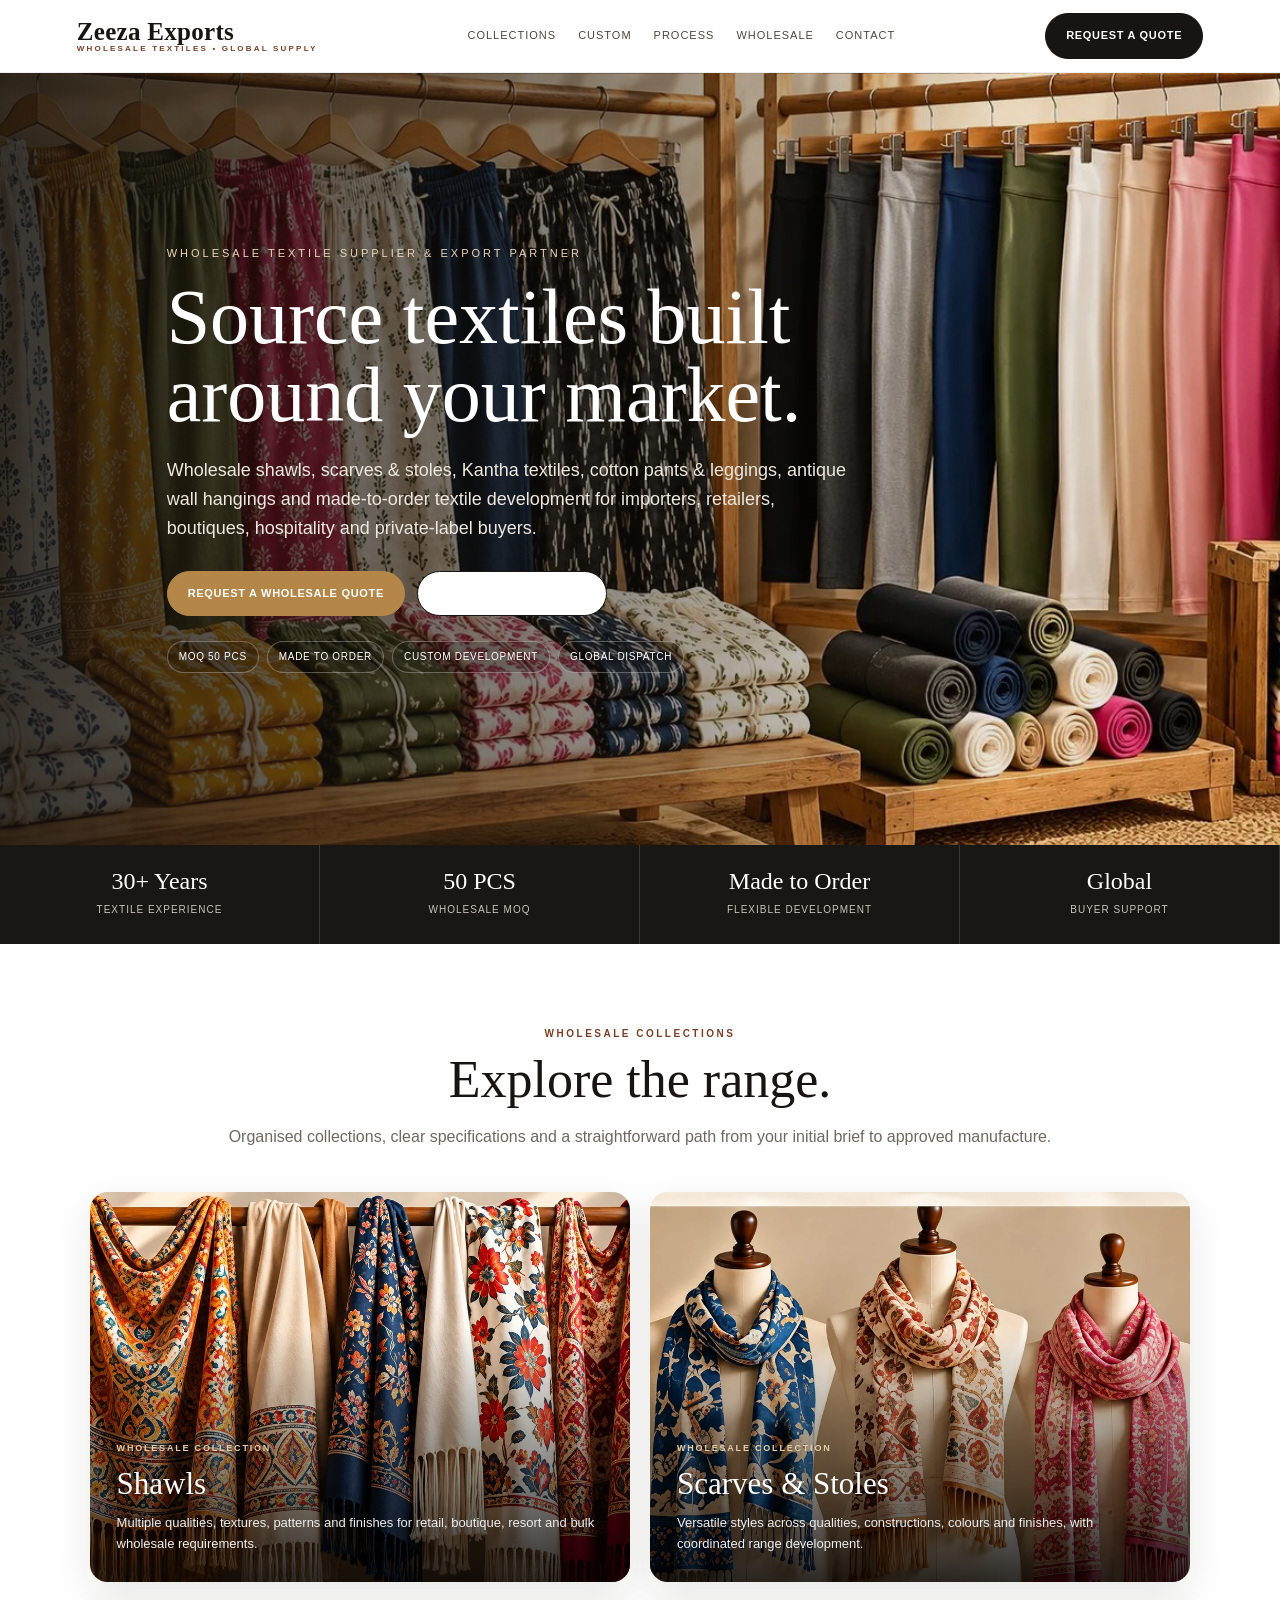
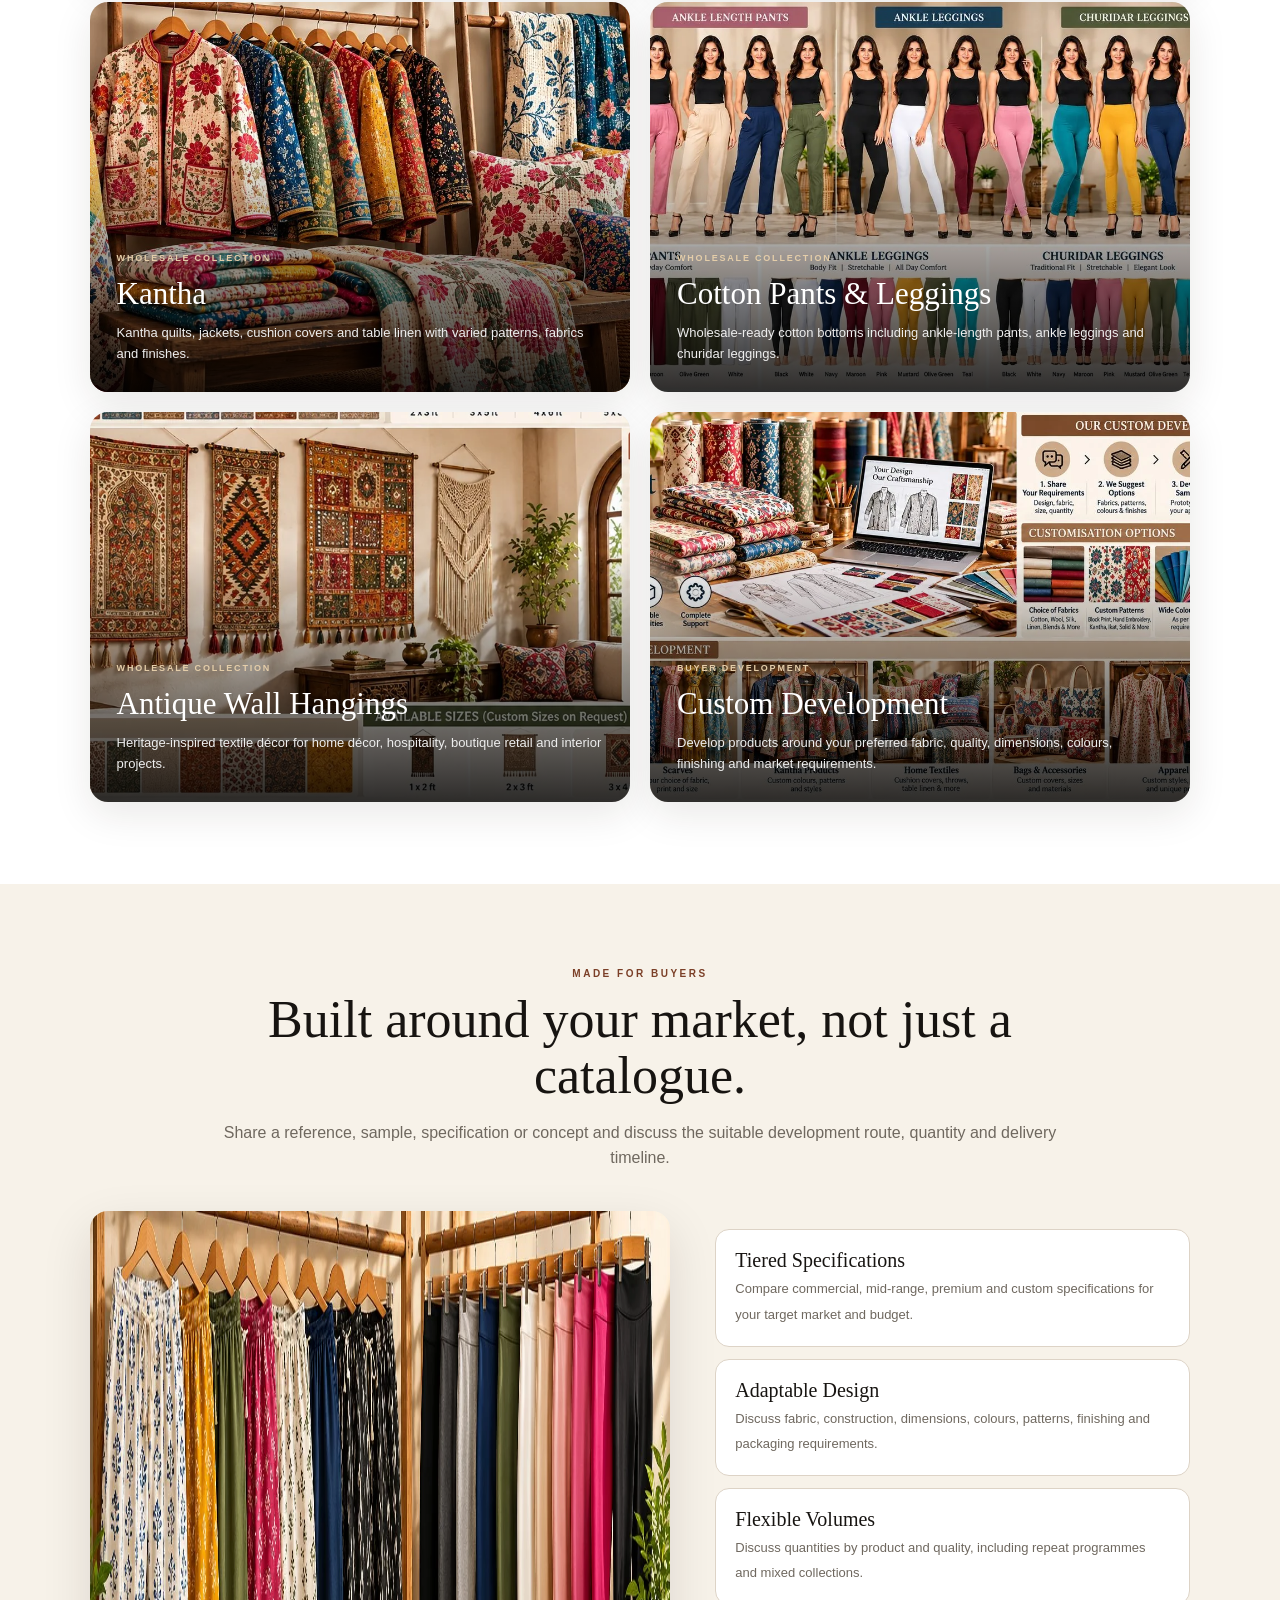
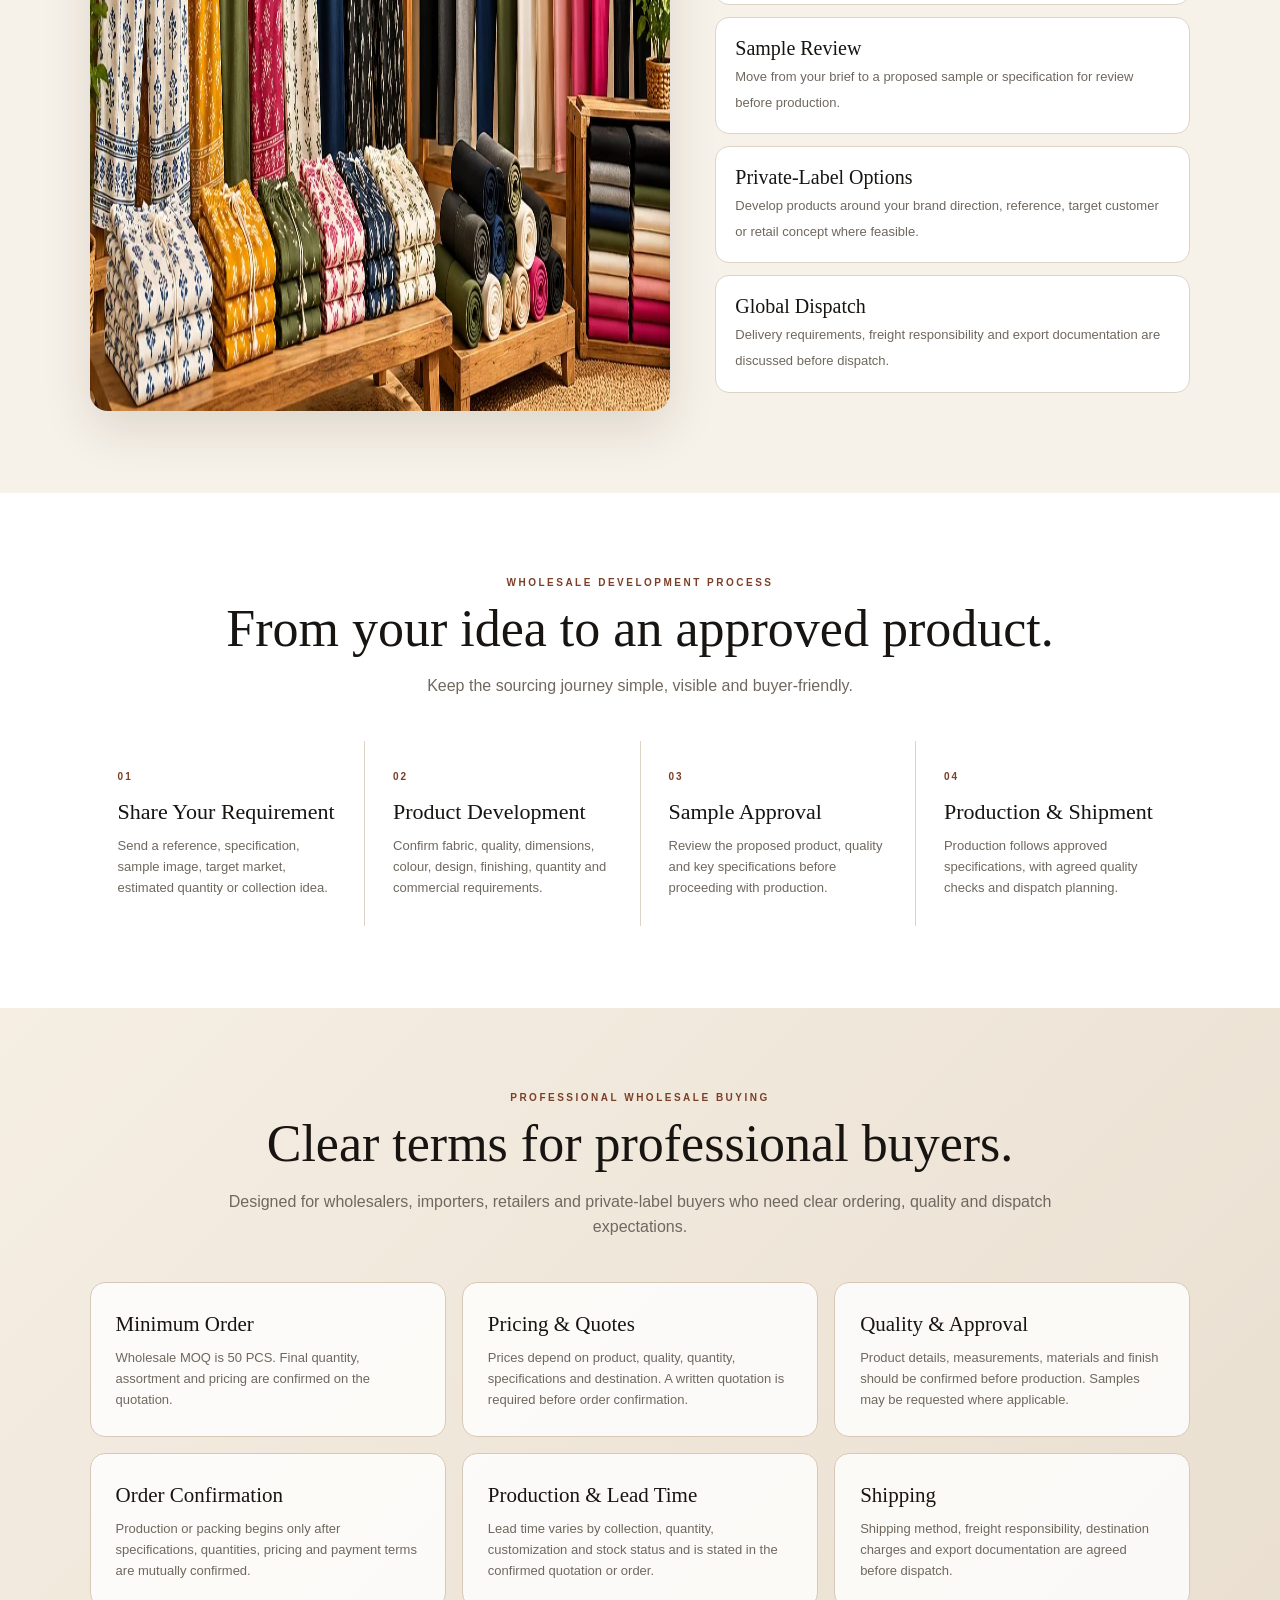
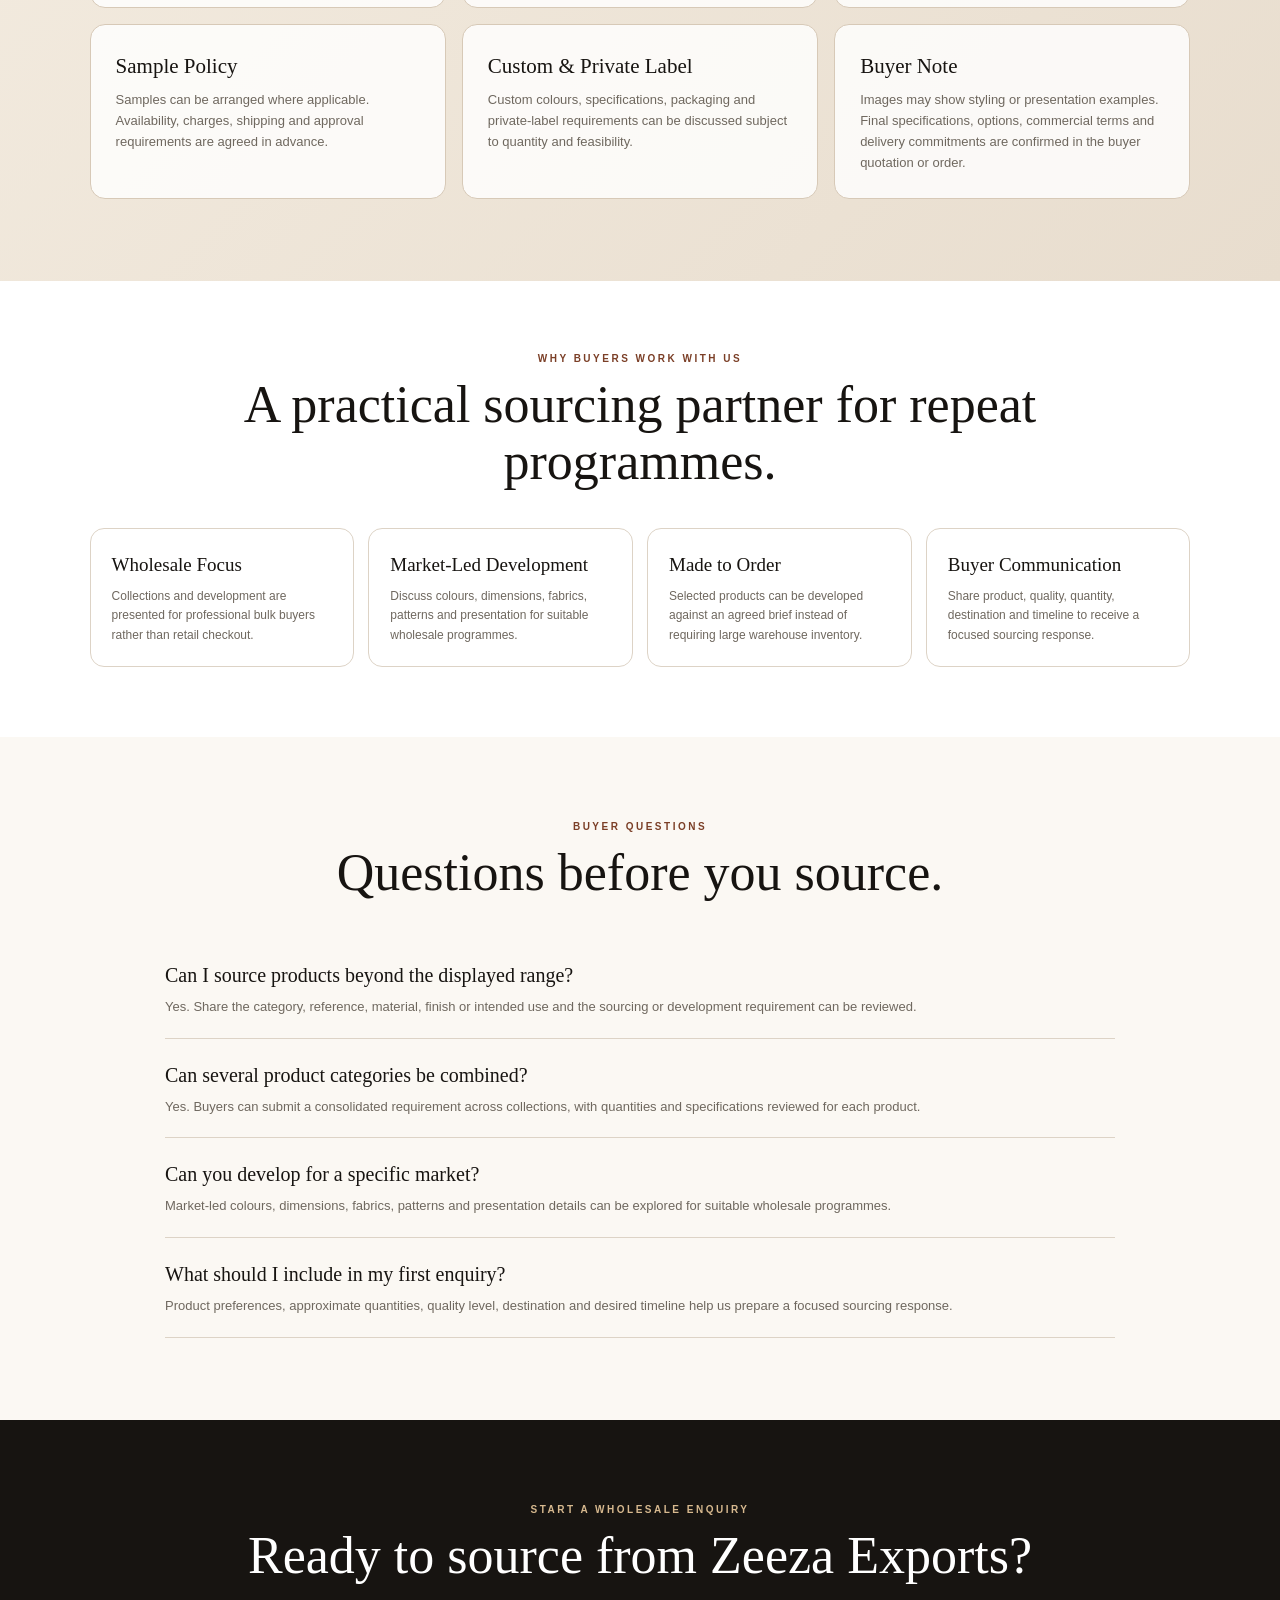
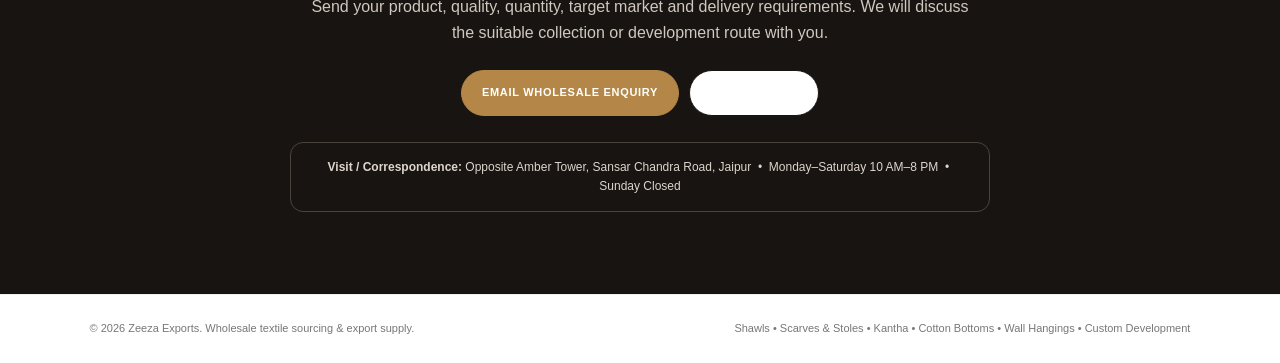
<file: index.html>
<!doctype html>
<html lang="en">
<head>
<meta charset="utf-8">
<meta name="viewport" content="width=device-width, initial-scale=1">
<title>Zeeza Exports | Wholesale Shawls, Scarves, Kantha & Textile Supplier</title>
<meta name="description" content="Zeeza Exports is a Jaipur-based wholesale textile supplier and export partner for shawls, scarves and stoles, Kantha textiles, cotton pants and leggings, antique wall hangings and custom textile development. MOQ 50 PCS.">
<meta name="robots" content="index,follow,max-image-preview:large,max-snippet:-1,max-video-preview:-1">
<link rel="canonical" href="https://zeezaexports.github.io/zeeza-exports/">
<meta property="og:type" content="website">
<meta property="og:title" content="Zeeza Exports | Wholesale Textile Supplier & Export Partner">
<meta property="og:description" content="Wholesale textile collections and made-to-order development for importers, retailers, boutiques, hospitality and private-label buyers.">
<meta property="og:url" content="https://zeezaexports.github.io/zeeza-exports/">
<meta property="og:image" content="https://zeezaexports.github.io/zeeza-exports/images/hero.webp">
<meta name="twitter:card" content="summary_large_image">
<meta name="twitter:title" content="Zeeza Exports | Wholesale Textile Supplier & Export Partner">
<meta name="twitter:description" content="Shawls, scarves, Kantha, cotton bottoms, antique wall hangings and custom textile development for wholesale buyers.">
<meta name="twitter:image" content="https://zeezaexports.github.io/zeeza-exports/images/hero.webp">
<script type="application/ld+json">
{
  "@context":"https://schema.org",
  "@type":"Organization",
  "name":"Zeeza Exports",
  "url":"https://zeezaexports.github.io/zeeza-exports/",
  "email":"mailto:zeezaexports@gmail.com",
  "address":{"@type":"PostalAddress","addressLocality":"Jaipur","addressCountry":"IN"},
  "description":"Wholesale textile supplier and export partner offering shawls, scarves and stoles, Kantha textiles, cotton pants and leggings, antique wall hangings and custom textile development."
}
</script>
<style>
:root{--ink:#171411;--cream:#f7f2e9;--sand:#e9dfd1;--gold:#b48748;--rust:#7b3f27;--muted:#6f685f;--line:#ddd3c6;--white:#fff;--green:#536447}
*{box-sizing:border-box}html{scroll-behavior:smooth}body{margin:0;color:var(--ink);font-family:Arial,Helvetica,sans-serif;line-height:1.6;background:#fff}a{color:inherit;text-decoration:none}img{max-width:100%;display:block}
.nav{position:sticky;top:0;z-index:20;background:rgba(255,255,255,.96);backdrop-filter:blur(10px);border-bottom:1px solid #eee;display:flex;align-items:center;justify-content:space-between;padding:13px 6%;gap:20px}
.brand{font:700 25px Georgia,serif;letter-spacing:.3px}.brand small{display:block;font:700 8px Arial,sans-serif;letter-spacing:2.2px;text-transform:uppercase;color:var(--rust);margin-top:-2px}
.links{display:flex;gap:22px;font-size:11px;text-transform:uppercase;letter-spacing:1px;color:#4d4741}.links a:hover{color:var(--rust)}
.btn{display:inline-flex;align-items:center;justify-content:center;padding:13px 20px;border-radius:999px;border:1px solid var(--ink);font-size:11px;font-weight:700;letter-spacing:.7px;text-transform:uppercase}.btn.dark{background:var(--ink);color:#fff}.btn.gold{background:var(--gold);border-color:var(--gold);color:#fff}.btn.light{background:#fff}
.hero{min-height:650px;display:grid;align-items:center;background-image:linear-gradient(90deg,rgba(18,15,11,.84),rgba(18,15,11,.48) 46%,rgba(18,15,11,.08) 78%),url("images/hero.webp");background-size:cover;background-position:center;color:#fff}
.hero-inner{padding:90px 7%;max-width:900px}.eyebrow{font-size:11px;letter-spacing:3px;text-transform:uppercase;color:#ead5b8;margin-bottom:16px}
h1,h2,h3{font-family:Georgia,"Times New Roman",serif;font-weight:400}h1{font-size:clamp(42px,7vw,78px);line-height:1;margin:0 0 22px;max-width:850px}.hero p{font-size:18px;max-width:690px;color:#eee8df}.actions{display:flex;gap:12px;flex-wrap:wrap;margin-top:28px}
.badges{display:flex;gap:8px;flex-wrap:wrap;margin-top:25px}.badge{padding:7px 11px;border:1px solid rgba(255,255,255,.3);border-radius:999px;background:rgba(0,0,0,.18);font-size:10px;letter-spacing:.7px;text-transform:uppercase}
.trust{display:grid;grid-template-columns:repeat(4,1fr);background:#191714;color:#fff}.trust div{padding:23px;text-align:center;border-right:1px solid #3b3733}.trust strong{display:block;font:400 24px Georgia,serif}.trust span{font-size:10px;color:#cbc3ba;text-transform:uppercase;letter-spacing:1px}
section{padding:82px 7%}.intro{max-width:850px;margin:auto;text-align:center}.kicker{font-size:10px;letter-spacing:2.5px;text-transform:uppercase;color:var(--rust);font-weight:700}h2{font-size:clamp(34px,4.5vw,52px);line-height:1.08;margin:10px 0 15px}.intro p{color:var(--muted)}
.grid{display:grid;grid-template-columns:repeat(2,1fr);gap:20px;max-width:1200px;margin:42px auto 0}.card{position:relative;min-height:390px;overflow:hidden;border-radius:18px;background:#eee;box-shadow:0 12px 38px rgba(40,30,20,.1)}.card img{width:100%;height:390px;object-fit:cover}.card:after{content:"";position:absolute;inset:35% 0 0;background:linear-gradient(transparent,rgba(0,0,0,.82))}.card-copy{position:absolute;z-index:2;left:0;right:0;bottom:0;padding:27px;color:#fff}.card-copy h3{font-size:31px;margin:4px 0}.card-copy p{font-size:13px;margin:0;color:#eee;max-width:600px}.tag{font-size:9px;letter-spacing:1.8px;text-transform:uppercase;color:#e4cda9;font-weight:700}
.feature{background:var(--cream)}.feature-grid{display:grid;grid-template-columns:1.1fr .9fr;gap:45px;align-items:center;max-width:1150px;margin:40px auto 0}.feature img{border-radius:18px;box-shadow:0 18px 50px rgba(30,20,10,.12)}.points{display:grid;gap:12px}.point{padding:19px;background:#fff;border:1px solid var(--line);border-radius:14px}.point strong{display:block;font:400 20px Georgia,serif;margin-bottom:3px}.point span{font-size:13px;color:var(--muted)}
.process{background:#fff}.steps{display:grid;grid-template-columns:repeat(4,1fr);gap:1px;background:var(--line);max-width:1200px;margin:42px auto 0}.step{background:#fff;padding:28px}.num{font-size:10px;letter-spacing:2px;color:var(--rust);font-weight:700}.step h3{font-size:22px;margin:9px 0 7px}.step p{font-size:13px;color:var(--muted);margin:0}
.wholesale{background:linear-gradient(135deg,#f5eee3,#e8ddce)}.buyer-grid{display:grid;grid-template-columns:repeat(3,1fr);gap:16px;max-width:1200px;margin:42px auto 0}.buyer{padding:25px;background:rgba(255,255,255,.82);border:1px solid #d7c9b7;border-radius:15px}.buyer h3{font-size:21px;margin:0 0 7px}.buyer p{font-size:13px;color:var(--muted);margin:0}
.terms{padding:70px 7%;background:#fff}.term-grid{display:grid;grid-template-columns:repeat(4,1fr);gap:14px;max-width:1200px;margin:38px auto 0}.term{padding:21px;border:1px solid var(--line);border-radius:14px}.term h3{font-size:19px;margin:0 0 7px}.term p{font-size:12px;color:var(--muted);margin:0}
.faq{background:#fbf8f3}.faq-grid{max-width:950px;margin:38px auto 0}.faq-item{padding:20px 0;border-bottom:1px solid var(--line)}.faq-item h3{font-size:20px;margin:0 0 6px}.faq-item p{margin:0;color:var(--muted);font-size:13px}
.cta{background:#171411;color:#fff;text-align:center;padding:82px 7%}.cta h2{max-width:850px;margin:10px auto}.cta p{max-width:680px;margin:0 auto 25px;color:#d0c8be}.contact{display:flex;justify-content:center;gap:10px;flex-wrap:wrap}.address{margin:26px auto 0;max-width:700px;padding:15px;border:1px solid #4b443c;border-radius:13px;color:#ddd5cc;font-size:12px}
footer{padding:25px 7%;display:flex;justify-content:space-between;gap:15px;flex-wrap:wrap;color:#777;font-size:11px;border-top:1px solid #eee}
@media(max-width:900px){.links{display:none}.feature-grid,.steps,.buyer-grid,.term-grid{grid-template-columns:1fr 1fr}.trust{grid-template-columns:1fr 1fr}}
@media(max-width:600px){section{padding:62px 5%}.hero{min-height:600px}.hero-inner{padding:75px 6%}.hero p{font-size:16px}.trust,.feature-grid,.steps,.buyer-grid,.term-grid,.grid{grid-template-columns:1fr}.trust div{border-right:0;border-bottom:1px solid #3b3733}.card,.card img{min-height:350px;height:350px}.nav{padding:10px 5%}.brand{font-size:22px}}
</style>
</head>
<body>
<header class="nav">
  <a class="brand" href="#top">Zeeza Exports<small>Wholesale Textiles • Global Supply</small></a>
  <nav class="links" aria-label="Primary navigation">
    <a href="#collections">Collections</a><a href="#custom">Custom</a><a href="#process">Process</a><a href="#wholesale">Wholesale</a><a href="#contact">Contact</a>
  </nav>
  <a class="btn dark" href="#contact">Request a Quote</a>
</header>

<main id="top">
<section class="hero">
  <div class="hero-inner">
    <div class="eyebrow">Wholesale Textile Supplier & Export Partner</div>
    <h1>Source textiles built around your market.</h1>
    <p>Wholesale shawls, scarves & stoles, Kantha textiles, cotton pants & leggings, antique wall hangings and made-to-order textile development for importers, retailers, boutiques, hospitality and private-label buyers.</p>
    <div class="actions"><a class="btn gold" href="#contact">Request a Wholesale Quote</a><a class="btn light" href="#collections">Explore Collections</a></div>
    <div class="badges"><span class="badge">MOQ 50 PCS</span><span class="badge">Made to Order</span><span class="badge">Custom Development</span><span class="badge">Global Dispatch</span></div>
  </div>
</section>

<div class="trust">
  <div><strong>30+ Years</strong><span>Textile Experience</span></div>
  <div><strong>50 PCS</strong><span>Wholesale MOQ</span></div>
  <div><strong>Made to Order</strong><span>Flexible Development</span></div>
  <div><strong>Global</strong><span>Buyer Support</span></div>
</div>

<section id="collections">
  <div class="intro"><div class="kicker">Wholesale Collections</div><h2>Explore the range.</h2><p>Organised collections, clear specifications and a straightforward path from your initial brief to approved manufacture.</p></div>
  <div class="grid">
    <article class="card"><img src="images/shawls.webp" alt="Wholesale shawls collection by Zeeza Exports" width="1200" height="800" loading="eager" decoding="async"><div class="card-copy"><div class="tag">Wholesale Collection</div><h3>Shawls</h3><p>Multiple qualities, textures, patterns and finishes for retail, boutique, resort and bulk wholesale requirements.</p></div></article>
    <article class="card"><img src="images/scarves.webp" alt="Wholesale scarves and stoles collection by Zeeza Exports" width="1200" height="800" loading="lazy" decoding="async"><div class="card-copy"><div class="tag">Wholesale Collection</div><h3>Scarves & Stoles</h3><p>Versatile styles across qualities, constructions, colours and finishes, with coordinated range development.</p></div></article>
    <article class="card"><img src="images/kantha.webp" alt="Wholesale Kantha quilts jackets cushion covers and table linen" width="1200" height="800" loading="lazy" decoding="async"><div class="card-copy"><div class="tag">Wholesale Collection</div><h3>Kantha</h3><p>Kantha quilts, jackets, cushion covers and table linen with varied patterns, fabrics and finishes.</p></div></article>
    <article class="card"><img src="images/cotton-pants-leggings.webp" alt="Wholesale cotton pants and leggings collection" width="1200" height="800" loading="lazy" decoding="async"><div class="card-copy"><div class="tag">Wholesale Collection</div><h3>Cotton Pants & Leggings</h3><p>Wholesale-ready cotton bottoms including ankle-length pants, ankle leggings and churidar leggings.</p></div></article>
    <article class="card"><img src="images/antique-wall-hangings.webp" alt="Antique textile wall hangings for wholesale buyers" width="1200" height="800" loading="lazy" decoding="async"><div class="card-copy"><div class="tag">Wholesale Collection</div><h3>Antique Wall Hangings</h3><p>Heritage-inspired textile décor for home décor, hospitality, boutique retail and interior projects.</p></div></article>
    <article class="card"><img src="images/custom-development.webp" alt="Custom textile product development for wholesale buyers" width="1200" height="800" loading="lazy" decoding="async"><div class="card-copy"><div class="tag">Buyer Development</div><h3>Custom Development</h3><p>Develop products around your preferred fabric, quality, dimensions, colours, finishing and market requirements.</p></div></article>
  </div>
</section>

<section class="feature" id="custom">
  <div class="intro"><div class="kicker">Made for Buyers</div><h2>Built around your market, not just a catalogue.</h2><p>Share a reference, sample, specification or concept and discuss the suitable development route, quantity and delivery timeline.</p></div>
  <div class="feature-grid">
    <img src="images/shawls-3.webp" alt="Zeeza Exports textile sourcing and wholesale presentation" width="1200" height="800" loading="lazy" decoding="async">
    <div class="points">
      <div class="point"><strong>Tiered Specifications</strong><span>Compare commercial, mid-range, premium and custom specifications for your target market and budget.</span></div>
      <div class="point"><strong>Adaptable Design</strong><span>Discuss fabric, construction, dimensions, colours, patterns, finishing and packaging requirements.</span></div>
      <div class="point"><strong>Flexible Volumes</strong><span>Discuss quantities by product and quality, including repeat programmes and mixed collections.</span></div>
      <div class="point"><strong>Sample Review</strong><span>Move from your brief to a proposed sample or specification for review before production.</span></div>
      <div class="point"><strong>Private-Label Options</strong><span>Develop products around your brand direction, reference, target customer or retail concept where feasible.</span></div>
      <div class="point"><strong>Global Dispatch</strong><span>Delivery requirements, freight responsibility and export documentation are discussed before dispatch.</span></div>
    </div>
  </div>
</section>

<section id="process" class="process">
  <div class="intro"><div class="kicker">Wholesale Development Process</div><h2>From your idea to an approved product.</h2><p>Keep the sourcing journey simple, visible and buyer-friendly.</p></div>
  <div class="steps">
    <div class="step"><div class="num">01</div><h3>Share Your Requirement</h3><p>Send a reference, specification, sample image, target market, estimated quantity or collection idea.</p></div>
    <div class="step"><div class="num">02</div><h3>Product Development</h3><p>Confirm fabric, quality, dimensions, colour, design, finishing, quantity and commercial requirements.</p></div>
    <div class="step"><div class="num">03</div><h3>Sample Approval</h3><p>Review the proposed product, quality and key specifications before proceeding with production.</p></div>
    <div class="step"><div class="num">04</div><h3>Production & Shipment</h3><p>Production follows approved specifications, with agreed quality checks and dispatch planning.</p></div>
  </div>
</section>

<section id="wholesale" class="wholesale">
  <div class="intro"><div class="kicker">Professional Wholesale Buying</div><h2>Clear terms for professional buyers.</h2><p>Designed for wholesalers, importers, retailers and private-label buyers who need clear ordering, quality and dispatch expectations.</p></div>
  <div class="buyer-grid">
    <div class="buyer"><h3>Minimum Order</h3><p>Wholesale MOQ is 50 PCS. Final quantity, assortment and pricing are confirmed on the quotation.</p></div>
    <div class="buyer"><h3>Pricing & Quotes</h3><p>Prices depend on product, quality, quantity, specifications and destination. A written quotation is required before order confirmation.</p></div>
    <div class="buyer"><h3>Quality & Approval</h3><p>Product details, measurements, materials and finish should be confirmed before production. Samples may be requested where applicable.</p></div>
    <div class="buyer"><h3>Order Confirmation</h3><p>Production or packing begins only after specifications, quantities, pricing and payment terms are mutually confirmed.</p></div>
    <div class="buyer"><h3>Production & Lead Time</h3><p>Lead time varies by collection, quantity, customization and stock status and is stated in the confirmed quotation or order.</p></div>
    <div class="buyer"><h3>Shipping</h3><p>Shipping method, freight responsibility, destination charges and export documentation are agreed before dispatch.</p></div>
    <div class="buyer"><h3>Sample Policy</h3><p>Samples can be arranged where applicable. Availability, charges, shipping and approval requirements are agreed in advance.</p></div>
    <div class="buyer"><h3>Custom & Private Label</h3><p>Custom colours, specifications, packaging and private-label requirements can be discussed subject to quantity and feasibility.</p></div>
    <div class="buyer"><h3>Buyer Note</h3><p>Images may show styling or presentation examples. Final specifications, options, commercial terms and delivery commitments are confirmed in the buyer quotation or order.</p></div>
  </div>
</section>

<section class="terms">
  <div class="intro"><div class="kicker">Why Buyers Work With Us</div><h2>A practical sourcing partner for repeat programmes.</h2></div>
  <div class="term-grid">
    <div class="term"><h3>Wholesale Focus</h3><p>Collections and development are presented for professional bulk buyers rather than retail checkout.</p></div>
    <div class="term"><h3>Market-Led Development</h3><p>Discuss colours, dimensions, fabrics, patterns and presentation for suitable wholesale programmes.</p></div>
    <div class="term"><h3>Made to Order</h3><p>Selected products can be developed against an agreed brief instead of requiring large warehouse inventory.</p></div>
    <div class="term"><h3>Buyer Communication</h3><p>Share product, quality, quantity, destination and timeline to receive a focused sourcing response.</p></div>
  </div>
</section>

<section class="faq">
  <div class="intro"><div class="kicker">Buyer Questions</div><h2>Questions before you source.</h2></div>
  <div class="faq-grid">
    <div class="faq-item"><h3>Can I source products beyond the displayed range?</h3><p>Yes. Share the category, reference, material, finish or intended use and the sourcing or development requirement can be reviewed.</p></div>
    <div class="faq-item"><h3>Can several product categories be combined?</h3><p>Yes. Buyers can submit a consolidated requirement across collections, with quantities and specifications reviewed for each product.</p></div>
    <div class="faq-item"><h3>Can you develop for a specific market?</h3><p>Market-led colours, dimensions, fabrics, patterns and presentation details can be explored for suitable wholesale programmes.</p></div>
    <div class="faq-item"><h3>What should I include in my first enquiry?</h3><p>Product preferences, approximate quantities, quality level, destination and desired timeline help us prepare a focused sourcing response.</p></div>
  </div>
</section>

<section id="contact" class="cta">
  <div class="kicker" style="color:#d7b98f">Start a Wholesale Enquiry</div>
  <h2>Ready to source from Zeeza Exports?</h2>
  <p>Send your product, quality, quantity, target market and delivery requirements. We will discuss the suitable collection or development route with you.</p>
  <div class="contact">
    <a class="btn gold" href="mailto:zeezaexports@gmail.com?subject=Wholesale%20Enquiry%20-%20Zeeza%20Exports">Email Wholesale Enquiry</a>
    <a class="btn light" href="https://wa.me/919636469669?text=Hello%20Zeeza%20Exports%2C%20I%20would%20like%20a%20wholesale%20textile%20quotation." target="_blank" rel="noopener">WhatsApp Us</a>
  </div>
  <div class="address"><strong>Visit / Correspondence:</strong> Opposite Amber Tower, Sansar Chandra Road, Jaipur &nbsp;•&nbsp; Monday–Saturday 10 AM–8 PM &nbsp;•&nbsp; Sunday Closed</div>
</section>
</main>

<footer>
  <span>© 2026 Zeeza Exports. Wholesale textile sourcing & export supply.</span>
  <span>Shawls • Scarves & Stoles • Kantha • Cotton Bottoms • Wall Hangings • Custom Development</span>
</footer>
</body>
</html>
</file>
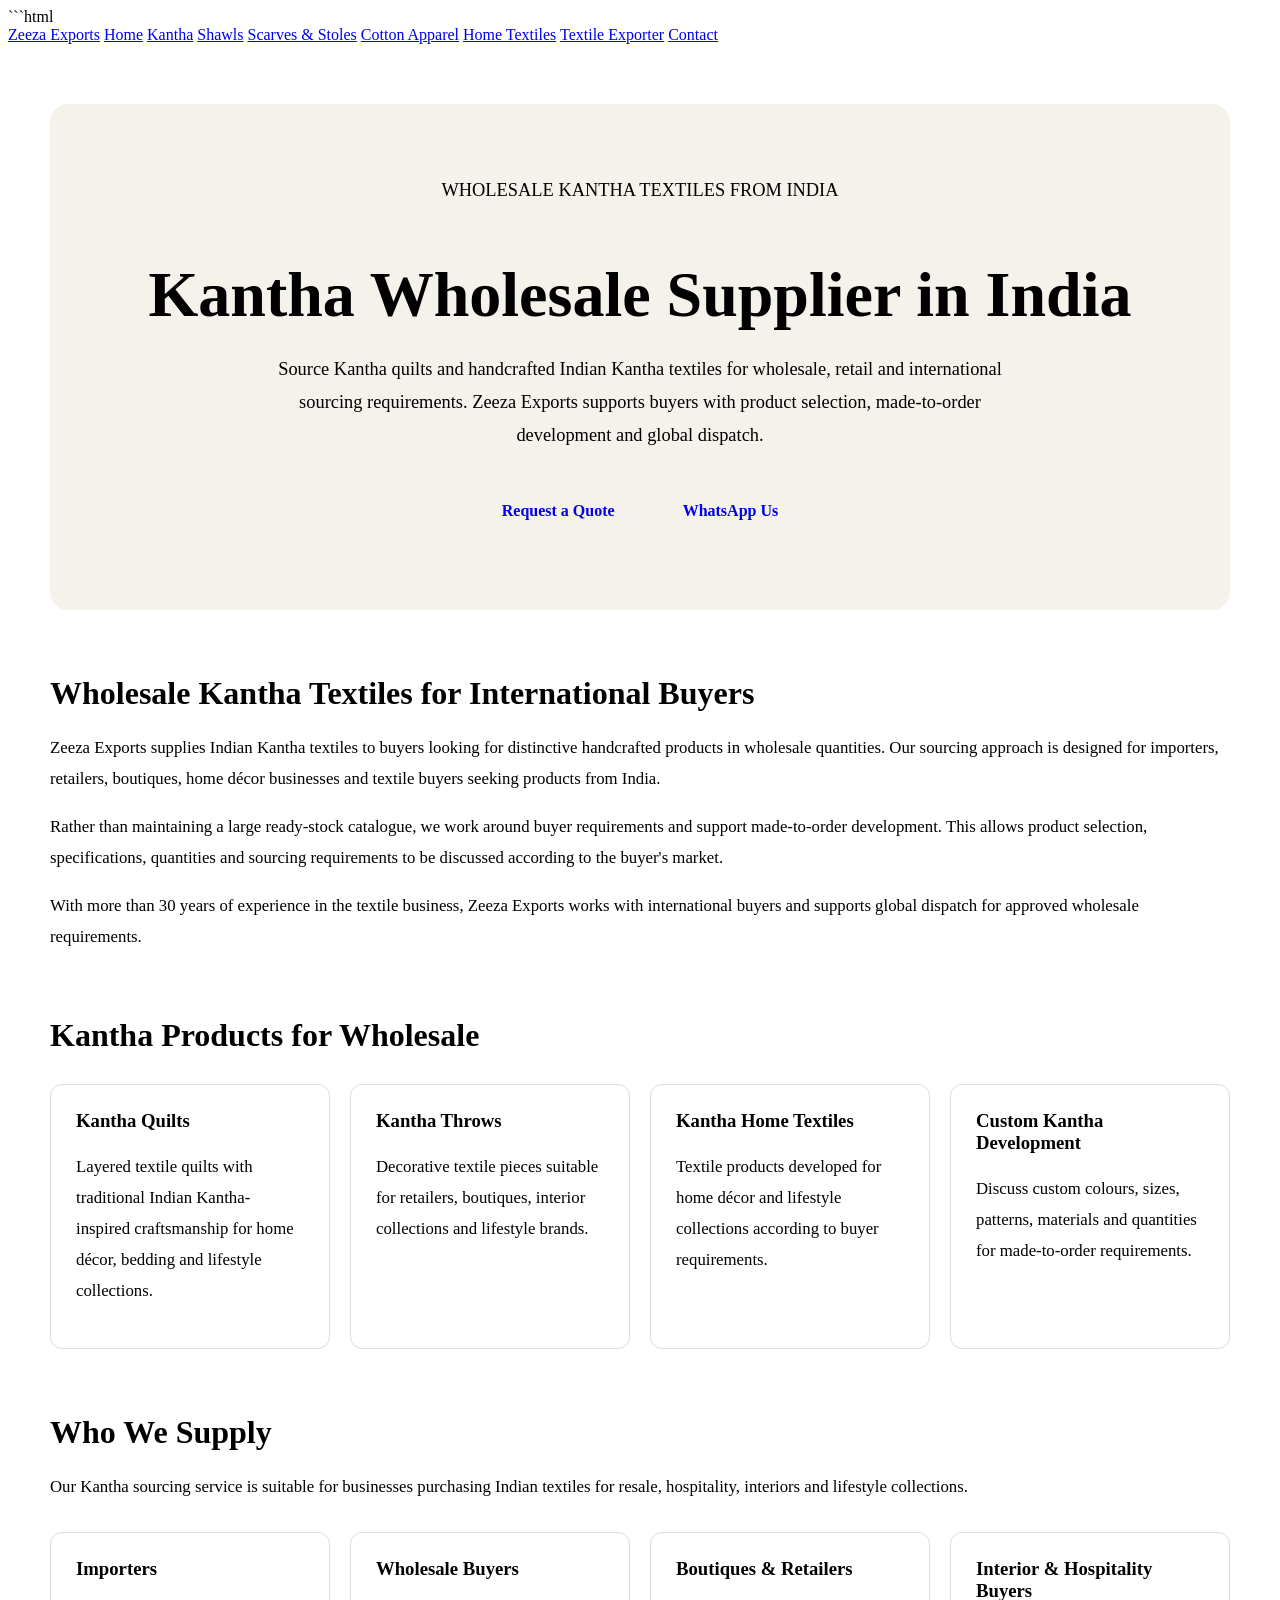
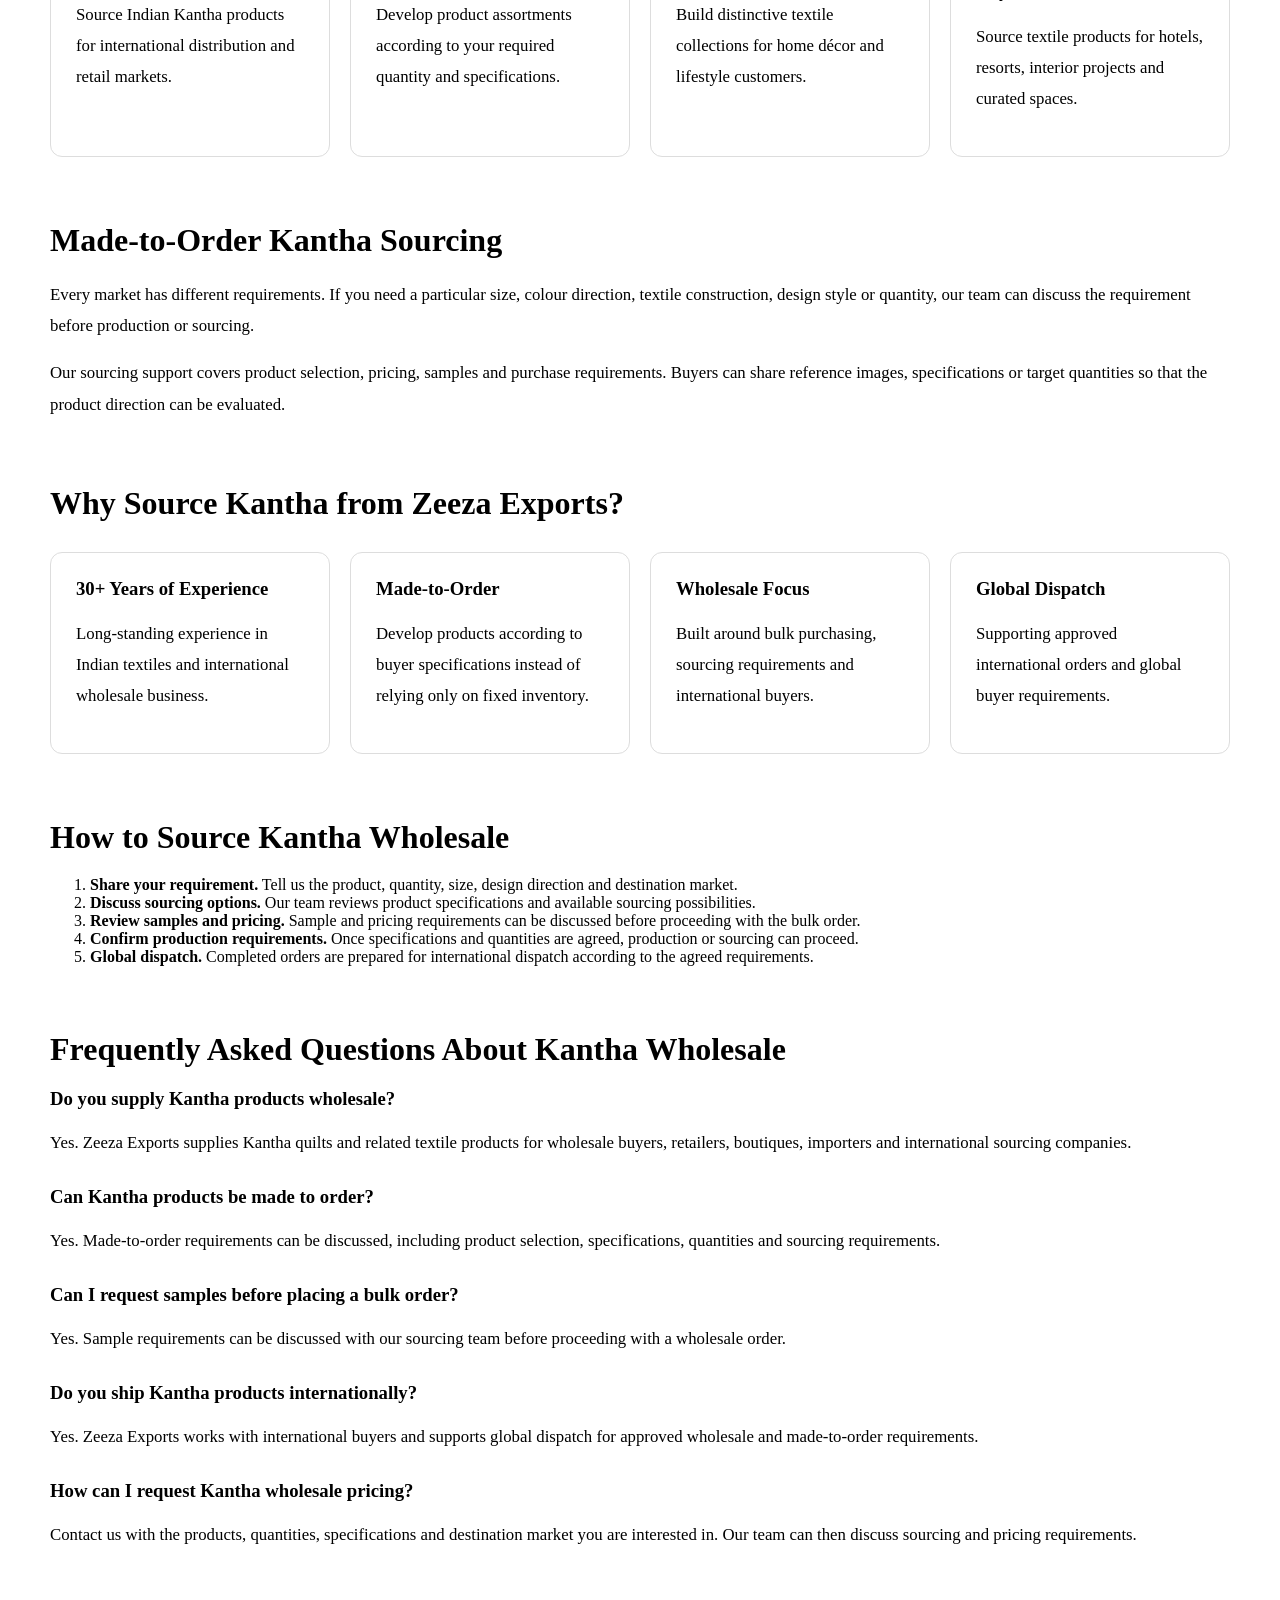
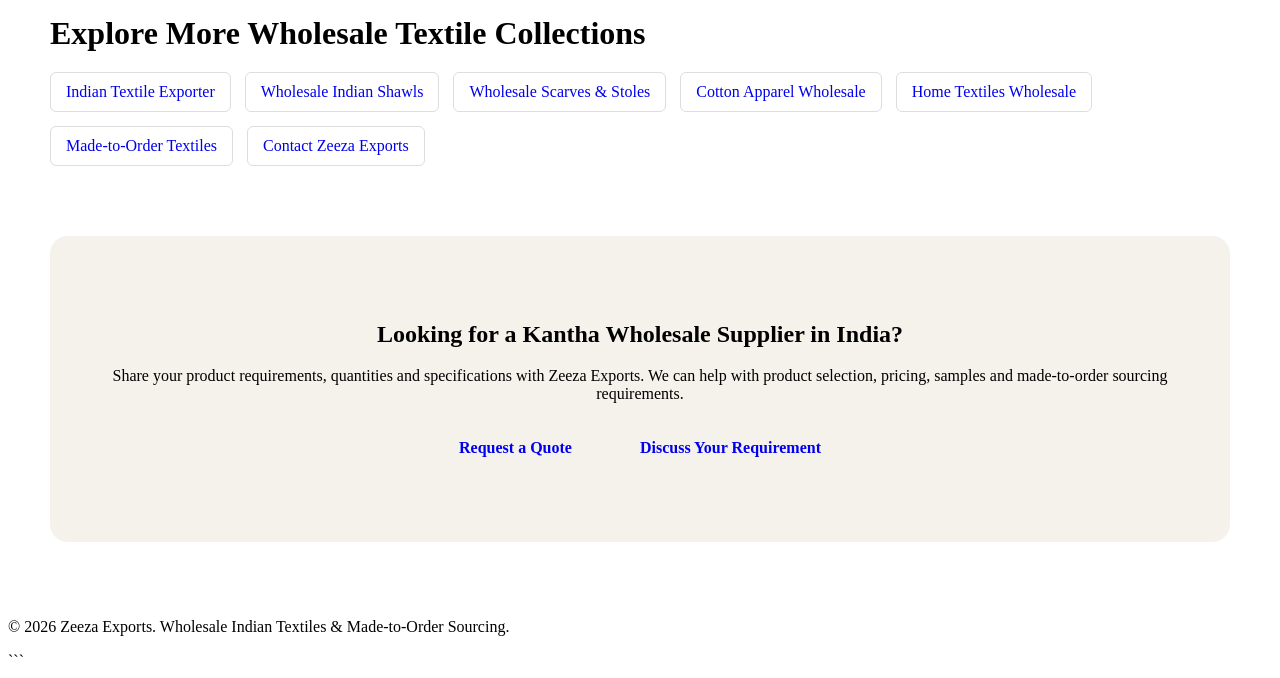
<file: kantha-wholesale.html>
```html
<!DOCTYPE html>
<html lang="en">
<head>
  <meta charset="UTF-8">

  <!-- Mobile -->
  <meta name="viewport" content="width=device-width, initial-scale=1.0">

  <!-- Primary SEO -->
  <title>Kantha Wholesale Supplier in India | Kantha Quilts & Textiles | Zeeza Exports</title>

  <meta name="description"
        content="Source Kantha quilts, Kantha textiles and handcrafted Indian Kantha products wholesale from Zeeza Exports. Made-to-order production, bulk sourcing and global dispatch for international buyers.">

  <meta name="robots" content="index, follow">

  <link rel="canonical"
        href="https://zeezaexports.github.io/zeeza-exports/kantha-wholesale.html">

  <!-- Open Graph -->
  <meta property="og:type" content="website">
  <meta property="og:title"
        content="Kantha Wholesale Supplier in India | Zeeza Exports">
  <meta property="og:description"
        content="Wholesale and made-to-order Kantha textiles from India for international buyers, retailers, boutiques and importers.">
  <meta property="og:url"
        content="https://zeezaexports.github.io/zeeza-exports/kantha-wholesale.html">
  <meta property="og:image"
        content="https://zeezaexports.github.io/zeeza-exports/images/kantha.jpg">

  <!-- Twitter -->
  <meta name="twitter:card" content="summary_large_image">
  <meta name="twitter:title"
        content="Kantha Wholesale Supplier in India | Zeeza Exports">
  <meta name="twitter:description"
        content="Source Kantha quilts and Indian Kantha textiles wholesale from Zeeza Exports.">
  <meta name="twitter:image"
        content="https://zeezaexports.github.io/zeeza-exports/images/kantha.jpg">

  <!-- Structured Data: Organization -->
  <script type="application/ld+json">
  {
    "@context": "https://schema.org",
    "@type": "Organization",
    "name": "Zeeza Exports",
    "url": "https://zeezaexports.github.io/zeeza-exports/",
    "description": "Indian textile exporter supplying wholesale and made-to-order textiles to international buyers.",
    "sameAs": []
  }
  </script>

  <!-- Structured Data: WebPage -->
  <script type="application/ld+json">
  {
    "@context": "https://schema.org",
    "@type": "WebPage",
    "name": "Kantha Wholesale Supplier in India",
    "url": "https://zeezaexports.github.io/zeeza-exports/kantha-wholesale.html",
    "description": "Wholesale and made-to-order Kantha textiles supplied from India for international buyers."
  }
  </script>

  <!-- Structured Data: FAQ -->
  <script type="application/ld+json">
  {
    "@context": "https://schema.org",
    "@type": "FAQPage",
    "mainEntity": [
      {
        "@type": "Question",
        "name": "Do you supply Kantha products wholesale?",
        "acceptedAnswer": {
          "@type": "Answer",
          "text": "Yes. Zeeza Exports supplies Kantha quilts and related textile products for wholesale buyers, retailers, boutiques, importers and international sourcing companies."
        }
      },
      {
        "@type": "Question",
        "name": "Can Kantha products be made to order?",
        "acceptedAnswer": {
          "@type": "Answer",
          "text": "Yes. Zeeza Exports works with buyers on made-to-order requirements, including product selection, specifications, quantities and sourcing requirements."
        }
      },
      {
        "@type": "Question",
        "name": "Can you provide samples before a bulk order?",
        "acceptedAnswer": {
          "@type": "Answer",
          "text": "Sample requirements can be discussed with the Zeeza Exports sourcing team before proceeding with a wholesale order."
        }
      },
      {
        "@type": "Question",
        "name": "Do you ship internationally?",
        "acceptedAnswer": {
          "@type": "Answer",
          "text": "Yes. Zeeza Exports works with international buyers and supports global dispatch for approved wholesale and made-to-order requirements."
        }
      },
      {
        "@type": "Question",
        "name": "How can I request Kantha wholesale pricing?",
        "acceptedAnswer": {
          "@type": "Answer",
          "text": "Contact Zeeza Exports with your required products, quantities and specifications to request pricing and sourcing information."
        }
      }
    ]
  }
  </script>

  <!-- Existing site stylesheet -->
  <style>
    .seo-page {
      max-width: 1180px;
      margin: 0 auto;
      padding: 60px 24px;
    }

    .seo-hero {
      padding: 70px 30px;
      text-align: center;
      border-radius: 18px;
      margin-bottom: 55px;
      background: #f5f1eb;
    }

    .seo-hero h1 {
      font-size: clamp(2.2rem, 5vw, 4rem);
      line-height: 1.1;
      margin-bottom: 22px;
    }

    .seo-hero p {
      max-width: 780px;
      margin: 0 auto 30px;
      font-size: 1.15rem;
      line-height: 1.8;
    }

    .cta-button {
      display: inline-block;
      padding: 14px 26px;
      margin: 6px;
      border-radius: 6px;
      text-decoration: none;
      font-weight: 600;
    }

    .seo-section {
      margin: 65px 0;
    }

    .seo-section h2 {
      font-size: 2rem;
      margin-bottom: 20px;
    }

    .seo-section p {
      line-height: 1.85;
      font-size: 1.05rem;
    }

    .buyer-grid {
      display: grid;
      grid-template-columns: repeat(auto-fit, minmax(220px, 1fr));
      gap: 20px;
      margin-top: 30px;
    }

    .buyer-card {
      padding: 25px;
      border: 1px solid #ddd;
      border-radius: 12px;
    }

    .buyer-card h3 {
      margin-top: 0;
    }

    .faq-item {
      margin-bottom: 28px;
    }

    .faq-item h3 {
      margin-bottom: 8px;
    }

    .internal-links {
      display: flex;
      flex-wrap: wrap;
      gap: 14px;
    }

    .internal-links a {
      padding: 10px 15px;
      border: 1px solid #ddd;
      border-radius: 6px;
      text-decoration: none;
    }

    .final-cta {
      text-align: center;
      padding: 65px 25px;
      background: #f5f1eb;
      border-radius: 18px;
      margin-top: 70px;
    }

    @media (max-width: 700px) {
      .seo-page {
        padding: 35px 18px;
      }

      .seo-hero {
        padding: 45px 20px;
      }
    }
  </style>
</head>

<body>

  <!-- Use your existing website header/navigation here -->
  <header>
    <nav>
      <a href="index.html">Zeeza Exports</a>

      <a href="index.html">Home</a>
      <a href="kantha-wholesale.html">Kantha</a>
      <a href="shawls-wholesale.html">Shawls</a>
      <a href="scarves-stoles-wholesale.html">Scarves & Stoles</a>
      <a href="cotton-apparel-wholesale.html">Cotton Apparel</a>
      <a href="home-textiles-wholesale.html">Home Textiles</a>
      <a href="textile-exporter-india.html">Textile Exporter</a>
      <a href="contact.html">Contact</a>
    </nav>
  </header>


  <main class="seo-page">

    <!-- HERO -->
    <section class="seo-hero">

      <p>WHOLESALE KANTHA TEXTILES FROM INDIA</p>

      <h1>Kantha Wholesale Supplier in India</h1>

      <p>
        Source Kantha quilts and handcrafted Indian Kantha textiles
        for wholesale, retail and international sourcing requirements.
        Zeeza Exports supports buyers with product selection,
        made-to-order development and global dispatch.
      </p>

      <a class="cta-button" href="contact.html">
        Request a Quote
      </a>

      <a class="cta-button" href="https://wa.me/"
         target="_blank" rel="noopener">
        WhatsApp Us
      </a>

    </section>


    <!-- INTRODUCTION -->
    <section class="seo-section">

      <h2>Wholesale Kantha Textiles for International Buyers</h2>

      <p>
        Zeeza Exports supplies Indian Kantha textiles to buyers looking
        for distinctive handcrafted products in wholesale quantities.
        Our sourcing approach is designed for importers, retailers,
        boutiques, home décor businesses and textile buyers seeking
        products from India.
      </p>

      <p>
        Rather than maintaining a large ready-stock catalogue,
        we work around buyer requirements and support
        made-to-order development. This allows product selection,
        specifications, quantities and sourcing requirements to be
        discussed according to the buyer's market.
      </p>

      <p>
        With more than 30 years of experience in the textile business,
        Zeeza Exports works with international buyers and supports
        global dispatch for approved wholesale requirements.
      </p>

    </section>


    <!-- PRODUCTS -->
    <section class="seo-section">

      <h2>Kantha Products for Wholesale</h2>

      <div class="buyer-grid">

        <div class="buyer-card">
          <h3>Kantha Quilts</h3>
          <p>
            Layered textile quilts with traditional Indian
            Kantha-inspired craftsmanship for home décor,
            bedding and lifestyle collections.
          </p>
        </div>

        <div class="buyer-card">
          <h3>Kantha Throws</h3>
          <p>
            Decorative textile pieces suitable for retailers,
            boutiques, interior collections and lifestyle brands.
          </p>
        </div>

        <div class="buyer-card">
          <h3>Kantha Home Textiles</h3>
          <p>
            Textile products developed for home décor and
            lifestyle collections according to buyer requirements.
          </p>
        </div>

        <div class="buyer-card">
          <h3>Custom Kantha Development</h3>
          <p>
            Discuss custom colours, sizes, patterns, materials
            and quantities for made-to-order requirements.
          </p>
        </div>

      </div>

    </section>


    <!-- WHO BUYS -->
    <section class="seo-section">

      <h2>Who We Supply</h2>

      <p>
        Our Kantha sourcing service is suitable for businesses
        purchasing Indian textiles for resale, hospitality,
        interiors and lifestyle collections.
      </p>

      <div class="buyer-grid">

        <div class="buyer-card">
          <h3>Importers</h3>
          <p>
            Source Indian Kantha products for international
            distribution and retail markets.
          </p>
        </div>

        <div class="buyer-card">
          <h3>Wholesale Buyers</h3>
          <p>
            Develop product assortments according to your
            required quantity and specifications.
          </p>
        </div>

        <div class="buyer-card">
          <h3>Boutiques & Retailers</h3>
          <p>
            Build distinctive textile collections for
            home décor and lifestyle customers.
          </p>
        </div>

        <div class="buyer-card">
          <h3>Interior & Hospitality Buyers</h3>
          <p>
            Source textile products for hotels, resorts,
            interior projects and curated spaces.
          </p>
        </div>

      </div>

    </section>


    <!-- MADE TO ORDER -->
    <section class="seo-section">

      <h2>Made-to-Order Kantha Sourcing</h2>

      <p>
        Every market has different requirements. If you need a
        particular size, colour direction, textile construction,
        design style or quantity, our team can discuss the
        requirement before production or sourcing.
      </p>

      <p>
        Our sourcing support covers product selection, pricing,
        samples and purchase requirements. Buyers can share
        reference images, specifications or target quantities
        so that the product direction can be evaluated.
      </p>

    </section>


    <!-- WHY ZEEZA -->
    <section class="seo-section">

      <h2>Why Source Kantha from Zeeza Exports?</h2>

      <div class="buyer-grid">

        <div class="buyer-card">
          <h3>30+ Years of Experience</h3>
          <p>
            Long-standing experience in Indian textiles and
            international wholesale business.
          </p>
        </div>

        <div class="buyer-card">
          <h3>Made-to-Order</h3>
          <p>
            Develop products according to buyer specifications
            instead of relying only on fixed inventory.
          </p>
        </div>

        <div class="buyer-card">
          <h3>Wholesale Focus</h3>
          <p>
            Built around bulk purchasing, sourcing requirements
            and international buyers.
          </p>
        </div>

        <div class="buyer-card">
          <h3>Global Dispatch</h3>
          <p>
            Supporting approved international orders and
            global buyer requirements.
          </p>
        </div>

      </div>

    </section>


    <!-- BUYING PROCESS -->
    <section class="seo-section">

      <h2>How to Source Kantha Wholesale</h2>

      <ol>
        <li>
          <strong>Share your requirement.</strong>
          Tell us the product, quantity, size, design direction
          and destination market.
        </li>

        <li>
          <strong>Discuss sourcing options.</strong>
          Our team reviews product specifications and available
          sourcing possibilities.
        </li>

        <li>
          <strong>Review samples and pricing.</strong>
          Sample and pricing requirements can be discussed
          before proceeding with the bulk order.
        </li>

        <li>
          <strong>Confirm production requirements.</strong>
          Once specifications and quantities are agreed,
          production or sourcing can proceed.
        </li>

        <li>
          <strong>Global dispatch.</strong>
          Completed orders are prepared for international
          dispatch according to the agreed requirements.
        </li>
      </ol>

    </section>


    <!-- FAQ -->
    <section class="seo-section">

      <h2>Frequently Asked Questions About Kantha Wholesale</h2>

      <div class="faq-item">
        <h3>Do you supply Kantha products wholesale?</h3>
        <p>
          Yes. Zeeza Exports supplies Kantha quilts and related
          textile products for wholesale buyers, retailers,
          boutiques, importers and international sourcing companies.
        </p>
      </div>

      <div class="faq-item">
        <h3>Can Kantha products be made to order?</h3>
        <p>
          Yes. Made-to-order requirements can be discussed,
          including product selection, specifications, quantities
          and sourcing requirements.
        </p>
      </div>

      <div class="faq-item">
        <h3>Can I request samples before placing a bulk order?</h3>
        <p>
          Yes. Sample requirements can be discussed with our
          sourcing team before proceeding with a wholesale order.
        </p>
      </div>

      <div class="faq-item">
        <h3>Do you ship Kantha products internationally?</h3>
        <p>
          Yes. Zeeza Exports works with international buyers and
          supports global dispatch for approved wholesale and
          made-to-order requirements.
        </p>
      </div>

      <div class="faq-item">
        <h3>How can I request Kantha wholesale pricing?</h3>
        <p>
          Contact us with the products, quantities, specifications
          and destination market you are interested in. Our team
          can then discuss sourcing and pricing requirements.
        </p>
      </div>

    </section>


    <!-- INTERNAL LINKS -->
    <section class="seo-section">

      <h2>Explore More Wholesale Textile Collections</h2>

      <div class="internal-links">

        <a href="textile-exporter-india.html">
          Indian Textile Exporter
        </a>

        <a href="shawls-wholesale.html">
          Wholesale Indian Shawls
        </a>

        <a href="scarves-stoles-wholesale.html">
          Wholesale Scarves & Stoles
        </a>

        <a href="cotton-apparel-wholesale.html">
          Cotton Apparel Wholesale
        </a>

        <a href="home-textiles-wholesale.html">
          Home Textiles Wholesale
        </a>

        <a href="made-to-order-textile.html">
          Made-to-Order Textiles
        </a>

        <a href="contact.html">
          Contact Zeeza Exports
        </a>

      </div>

    </section>


    <!-- FINAL CTA -->
    <section class="final-cta">

      <h2>Looking for a Kantha Wholesale Supplier in India?</h2>

      <p>
        Share your product requirements, quantities and specifications
        with Zeeza Exports. We can help with product selection,
        pricing, samples and made-to-order sourcing requirements.
      </p>

      <a class="cta-button" href="contact.html">
        Request a Quote
      </a>

      <a class="cta-button"
         href="https://wa.me/"
         target="_blank"
         rel="noopener">
        Discuss Your Requirement
      </a>

    </section>

  </main>


  <!-- Existing site footer -->
  <footer>
    <p>
      © 2026 Zeeza Exports. Wholesale Indian Textiles & Made-to-Order Sourcing.
    </p>
  </footer>

</body>
</html>
```
</file>
